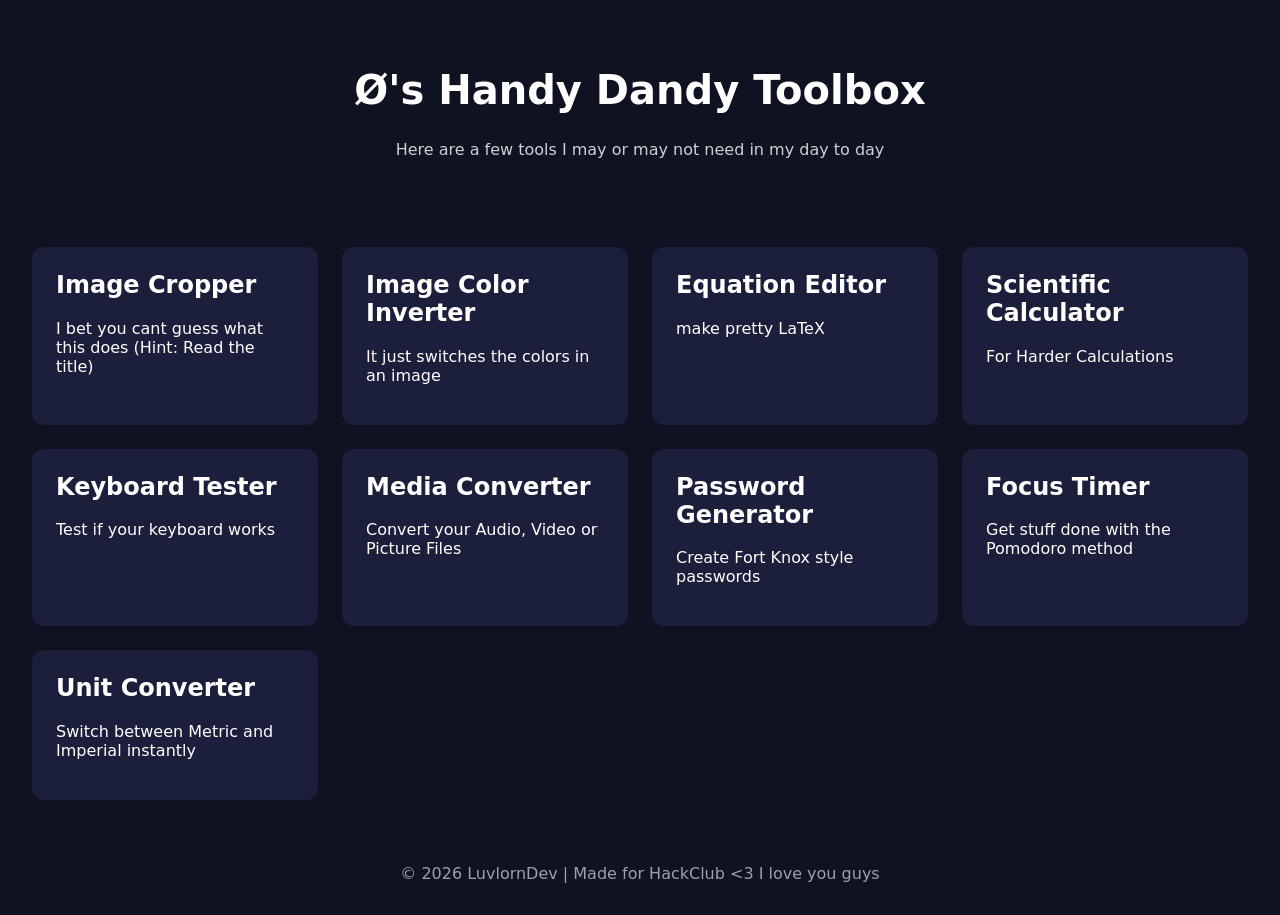
<file: index.html>
<!DOCTYPE html>
<html lang="en">
    <head>
        <meta charset="UTF-8">
        <title>Ø's Handy Dandy Toolbox</title>
        <meta name = "viewport" content="width=device-width, initial-scale=1.0">
        <link rel = "stylesheet" href="assets/css/main.css">
    </head>
    <body>
        <header>
            <h1>Ø's Handy Dandy Toolbox</h1>
            <p>Here are a few tools I may or may not need in my day to day</p>
        </header>
        <main class="tool-grid">
            <a class="tool-card" href="tools/image-cropper/index.html">
                <h2>Image Cropper</h2>
                <p>I bet you cant guess what this does (Hint: Read the title)</p>
            </a>
            <a class="tool-card" href="tools/image-inverter/index.html">
                <h2>Image Color Inverter</h2>
                <p>It just switches the colors in an image</p>
            </a>
            <a class="tool-card" href="tools/equation-editor/index.html">
                <h2>Equation Editor</h2>
                <p>make pretty LaTeX</p>
            </a>
            <a class="tool-card" href="tools/calculator/index.html">
                <h2>Scientific Calculator</h2>
                <p>For Harder Calculations</p>
            </a>
            <a class="tool-card" href="tools/keyboard-tester/index.html">
                <h2>Keyboard Tester</h2>
                <p>Test if your keyboard works</p>
            </a>
            <a class="tool-card" href="tools/media-converter/index.html">
                <h2>Media Converter</h2>
                <p>Convert your Audio, Video or Picture Files</p>
            </a>
            <a class="tool-card" href="tools/password-generator/index.html">
                <h2>Password Generator</h2>
                <p>Create Fort Knox style passwords</p>
            </a>
            <a class="tool-card" href="tools/pomodoro-timer/index.html">
                <h2>Focus Timer</h2>
                <p>Get stuff done with the Pomodoro method</p>
            </a>
            <a class="tool-card" href="tools/unit-converter/index.html">
                <h2>Unit Converter</h2>
                <p>Switch between Metric and Imperial instantly</p>
            </a>
        </main>
        <footer>
            <p>© 2026 LuvlornDev | Made for HackClub <3 I love you guys</p>
        </footer>
    </body>
</html>
</file>
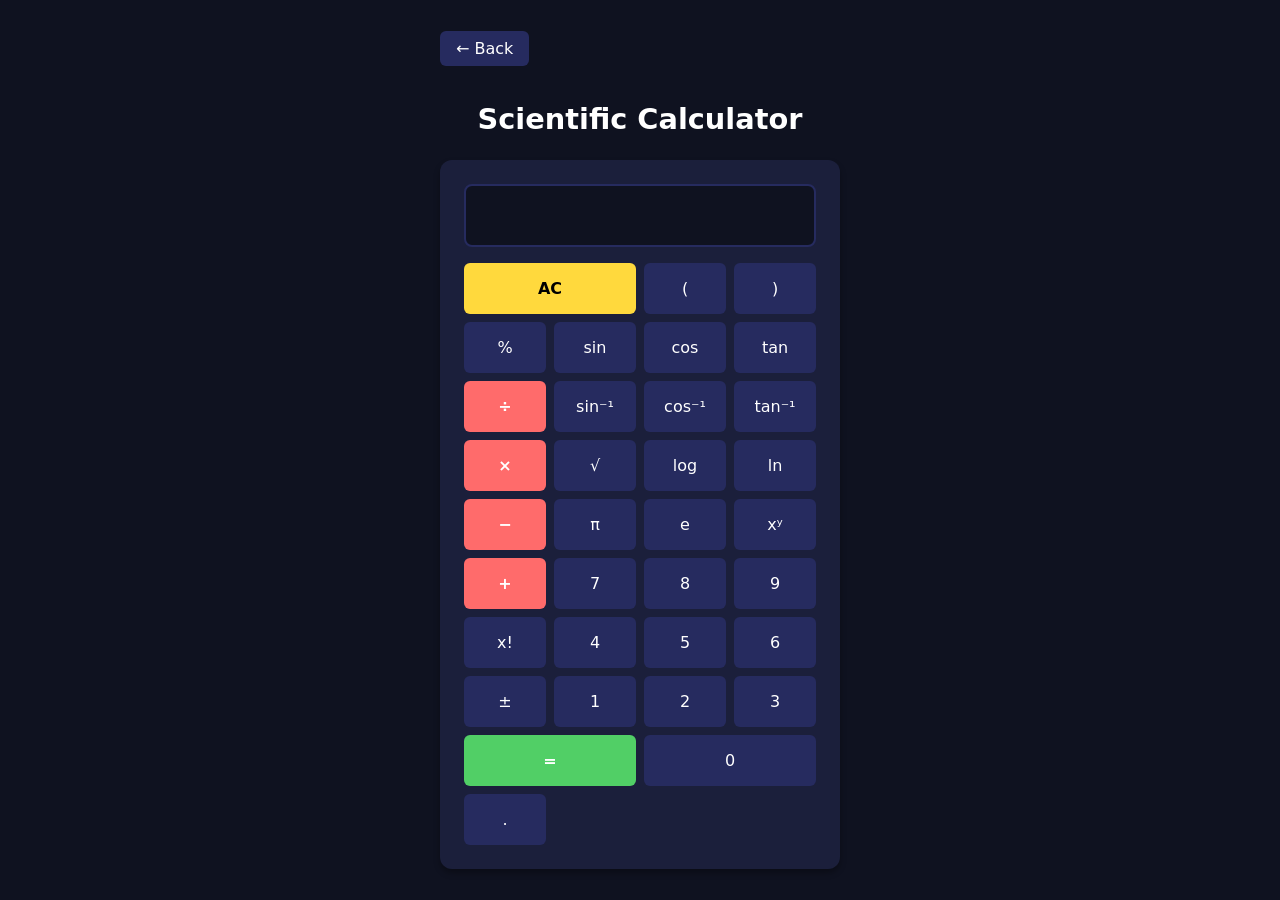
<file: tools/calculator/index.html>
<!DOCTYPE html>
<html lang="en">
    <head>
        <meta charset="UTF-8">
        <meta name="viewport" content="width=device-width, initial-scale=1.0">
        <title>Scientific Calculator</title>
        <link rel="stylesheet" href="../../assets/css/calculator.css">
    </head>
    <body>
        <div class="container">
            <a href="../../index.html" class="back">← Back</a>
            <h1>Scientific Calculator</h1>
            <div class="calculator">
                <input type="text" id="display" readonly>
                <div class="buttons">
                    <button class="clear" onclick="clearDisplay()">AC</button>
                    <button onclick="append('(')">(</button>
                    <button onclick="append(')')">)</button>
                    <button onclick="append('%')">%</button>
                    <button onclick="append('Math.sin(')">sin</button>
                    <button onclick="append('Math.cos(')">cos</button>
                    <button onclick="append('Math.tan(')">tan</button>
                    <button class="operator" onclick="append('/')">÷</button>
                    <button onclick="append('Math.asin(')">sin⁻¹</button>
                    <button onclick="append('Math.acos(')">cos⁻¹</button>
                    <button onclick="append('Math.atan(')">tan⁻¹</button>
                    <button class="operator" onclick="append('*')">×</button>
                    <button onclick="append('Math.sqrt(')">√</button>
                    <button onclick="append('Math.log10(')">log</button>
                    <button onclick="append('Math.log(')">ln</button>
                    <button class="operator" onclick="append('-')">−</button>
                    <button onclick="append('Math.PI')">π</button>
                    <button onclick="append('Math.E')">e</button>
                    <button onclick="append('**')">xʸ</button>
                    <button class="operator" onclick="append('+')">+</button>
                    <button onclick="append('7')">7</button>
                    <button onclick="append('8')">8</button>
                    <button onclick="append('9')">9</button>
                    <button onclick="factorial()">x!</button>
                    <button onclick="append('4')">4</button>
                    <button onclick="append('5')">5</button>
                    <button onclick="append('6')">6</button>
                    <button onclick="toggleSign()">±</button>
                    <button onclick="append('1')">1</button>
                    <button onclick="append('2')">2</button>
                    <button onclick="append('3')">3</button>
                    <button class="equals" onclick="calculate()">=</button>
                    <button onclick="append('0')" class="span-2">0</button>
                    <button onclick="append('.')">.</button>
                </div>
            </div>
        </div>
        <script>
            const display = document.getElementById("display");
            let expression = "";
            function append(value) {
                expression += value;
                display.value = expression;
            }
            function clearDisplay() {
                expression = "";
                display.value = "";
            }
            function calculate() {
                try {
                    const result = Function("return " + expression)();
                    expression = result.toString();
                    display.value = expression;
                } catch {
                    display.value = "Error";
                    expression = "";
                }
            }
            function toggleSign() {
                if (!expression) return;
                expression = "(-1*(" + expression + "))";
                calculate();
            }
            function factorial() {
                try {
                    const match = expression.match(/(\d+)$/);
                    if (!match) throw Error();
                    const n = BigInt(match[1]);
                    if (n < 0n) throw Error();
                    const MAX_INT64 = 9223372036854775807n;
                    let result = 1n;
                    for (let i = 2n; i <= n; i++) {
                        result *= i;
                        if (result > MAX_INT64) {
                            throw new Error("Overflow");
                        }
                    }
                    expression = expression.replace(/(\d+)$/, result.toString());
                    display.value = expression;
                } catch {
                    display.value = "Overflow / Error";
                    expression = "";
                }
            }
        </script>
    </body>
</html>
</file>
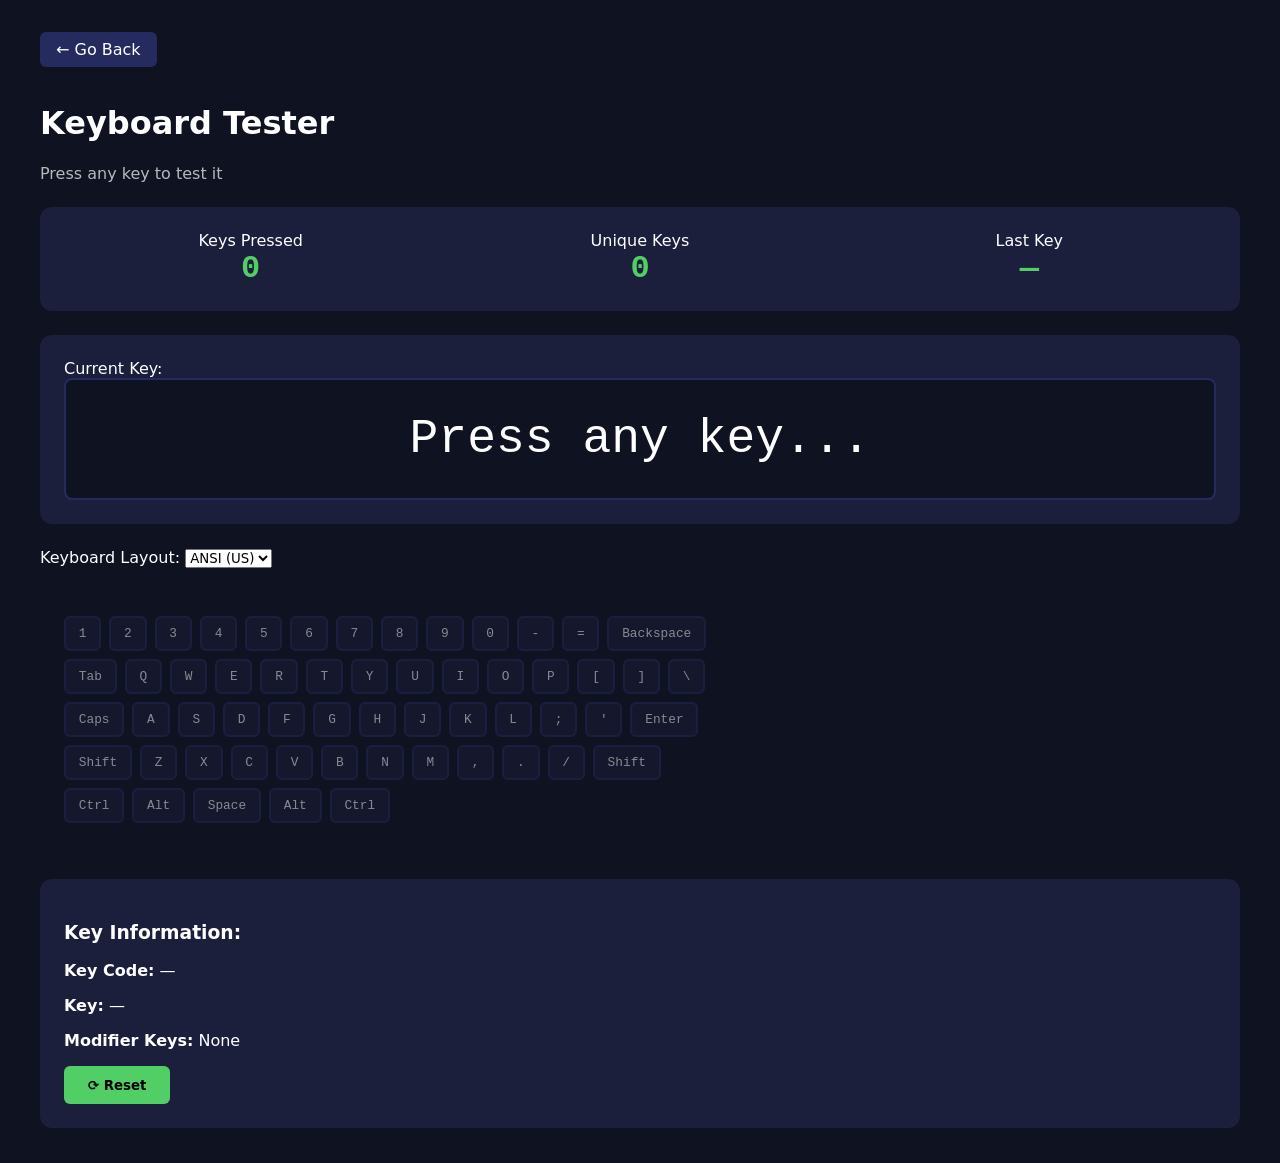
<file: tools/keyboard-tester/index.html>
<!DOCTYPE html>
<html lang="en">
    <head>
        <meta charset="UTF-8">
        <meta name="viewport" content="width=device-width, initial-scale=1.0">
        <title>Keyboard Tester | Ø's Handy Dandy Toolbox</title>
        <link rel="stylesheet" href="../../assets/css/keyboard-tester.css">
    </head>
    <body>
        <div class="container">
            <a href="../../index.html" class="back">← Go Back</a>
            <h1>Keyboard Tester</h1>
            <p class="subtitle">Press any key to test it</p>
            <div class="stats">
                <div class="stat-item">
                    <div class="stat-label">Keys Pressed</div>
                    <div class="stat-value" id="keyCount">0</div>
                </div>
                <div class="stat-item">
                    <div class="stat-label">Unique Keys</div>
                    <div class="stat-value" id="uniqueCount">0</div>
                </div>
                <div class="stat-item">
                    <div class="stat-label">Last Key</div>
                    <div class="stat-value" id="lastKey">—</div>
                </div>
            </div>
            <div class="keyboard-display">
                <div class="display-label">Current Key:</div>
                <div id="keyDisplay">Press any key...</div>
            </div>
            <div class="layout-select">
                <label for="layoutSelect">Keyboard Layout:</label>
                <select id="layoutSelect">
                    <option value="ansi">ANSI (US)</option>
                    <option value="iso">ISO (EU)</option>
                </select>
            </div>
            <div class="keyboard-layout">
                <div class="keyboard-row" id="row1"></div>
                <div class="keyboard-row" id="row2"></div>
                <div class="keyboard-row" id="row3"></div>
                <div class="keyboard-row" id="row4"></div>
                <div class="keyboard-row" id="row5"></div>
            </div>
            <div class="info-section">
                <h3>Key Information:</h3>
                <div class="info-content">
                    <p><strong>Key Code:</strong> <span id="keyCode">—</span></p>
                    <p><strong>Key:</strong> <span id="keyName">—</span></p>
                    <p><strong>Modifier Keys:</strong> <span id="modifiers">None</span></p>
                </div>
                <button onclick="resetTester()">⟳ Reset</button>
            </div>
        </div>
        <script>
        const layouts = {
            ansi: {
                row1: ['Digit1','Digit2','Digit3','Digit4','Digit5','Digit6','Digit7','Digit8','Digit9','Digit0','Minus','Equal','Backspace'],
                row2: ['Tab','KeyQ','KeyW','KeyE','KeyR','KeyT','KeyY','KeyU','KeyI','KeyO','KeyP','BracketLeft','BracketRight','Backslash'],
                row3: ['CapsLock','KeyA','KeyS','KeyD','KeyF','KeyG','KeyH','KeyJ','KeyK','KeyL','Semicolon','Quote','Enter'],
                row4: ['ShiftLeft','KeyZ','KeyX','KeyC','KeyV','KeyB','KeyN','KeyM','Comma','Period','Slash','ShiftRight'],
                row5: ['ControlLeft','AltLeft','Space','AltRight','ControlRight']
            },
            iso: {
                row1: ['Digit1','Digit2','Digit3','Digit4','Digit5','Digit6','Digit7','Digit8','Digit9','Digit0','Minus','Equal','Backspace'],
                row2: ['Tab','KeyQ','KeyW','KeyE','KeyR','KeyT','KeyY','KeyU','KeyI','KeyO','KeyP','BracketLeft','BracketRight'],
                row3: ['CapsLock','KeyA','KeyS','KeyD','KeyF','KeyG','KeyH','KeyJ','KeyK','KeyL','Semicolon','Quote','Enter'],
                row4: ['ShiftLeft','Backslash','KeyZ','KeyX','KeyC','KeyV','KeyB','KeyN','KeyM','Comma','Period','Slash','ShiftRight'],
                row5: ['ControlLeft','AltLeft','Space','AltRight','ControlRight']
            }
        };
        const labels = {
            CapsLock:'Caps',
            ControlLeft:'Ctrl',
            ControlRight:'Ctrl',
            AltLeft:'Alt',
            AltRight:'Alt',
            ShiftLeft:'Shift',
            ShiftRight:'Shift',
            Space:'Space',
            Backspace:'Backspace',
            Enter:'Enter',
            Tab:'Tab'
        };
        const symbols = {
            Minus: '-',
            Equal: '=',
            BracketLeft: '[',
            BracketRight: ']',
            Backslash: '\\',
            Semicolon: ';',
            Quote: "'",
            Comma: ',',
            Period: '.',
            Slash: '/'
        };
        let pressedKeys = new Set();
        let totalKeyPresses = 0;
        function renderKeyboard(layoutName) {
        document.querySelectorAll('.keyboard-row').forEach(r => r.innerHTML = '');
        const layout = layouts[layoutName];

        for (const [rowId, keys] of Object.entries(layout)) {
            const row = document.getElementById(rowId);

            keys.forEach(code => {
                const key = document.createElement('div');
                key.className = 'key not-tested';
                key.id = 'key-' + code;

                // 🔑 FIXED LABEL LOGIC
                key.textContent =
                    labels[code] ||
                    symbols[code] ||
                    code.replace(/^Key|Digit/, '');

                row.appendChild(key);
            });
        }
    }
        renderKeyboard('ansi');
        document.getElementById('layoutSelect').addEventListener('change', e => {
            renderKeyboard(e.target.value);
            resetTester();
        });
        document.addEventListener('keydown', e => {
            const keyEl = document.getElementById('key-' + e.code);
            totalKeyPresses++;
            pressedKeys.add(e.code);
            document.getElementById('keyCount').textContent = totalKeyPresses;
            document.getElementById('uniqueCount').textContent = pressedKeys.size;
            document.getElementById('lastKey').textContent = e.key === ' ' ? 'Space' : e.key;
            document.getElementById('keyDisplay').textContent = e.key === ' ' ? 'Space' : e.key;
            document.getElementById('keyCode').textContent = e.code;
            document.getElementById('keyName').textContent = e.key;
            const mods = [];
            if (e.ctrlKey) mods.push('Ctrl');
            if (e.altKey) mods.push('Alt');
            if (e.shiftKey) mods.push('Shift');
            if (e.metaKey) mods.push('Meta');
            document.getElementById('modifiers').textContent = mods.join(' + ') || 'None';
            if (keyEl) {
                keyEl.classList.remove('not-tested');
                keyEl.classList.add('pressed');
            }
        });
        document.addEventListener('keyup', e => {
            const keyEl = document.getElementById('key-' + e.code);
            if (keyEl) keyEl.classList.remove('pressed');
        });
        function resetTester() {
            pressedKeys.clear();
            totalKeyPresses = 0;
            document.querySelectorAll('.key').forEach(k => {
                k.classList.remove('pressed');
                k.classList.add('not-tested');
            });
            document.getElementById('keyCount').textContent = '0';
            document.getElementById('uniqueCount').textContent = '0';
            document.getElementById('lastKey').textContent = '—';
            document.getElementById('keyDisplay').textContent = 'Press any key...';
            document.getElementById('keyCode').textContent = '—';
            document.getElementById('keyName').textContent = '—';
            document.getElementById('modifiers').textContent = 'None';
        }
        </script>
    </body>
</html>
</file>
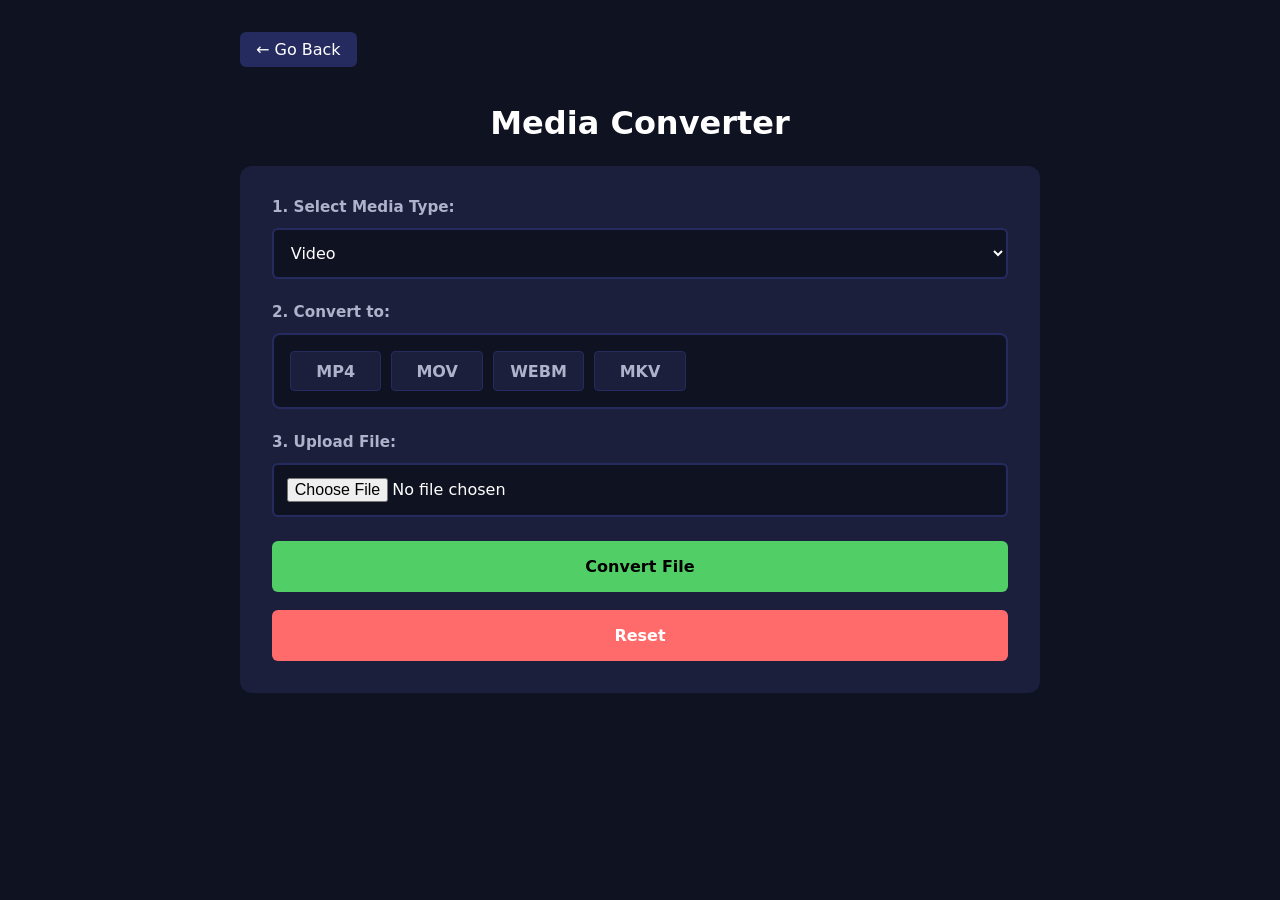
<file: tools/media-converter/index.html>
<!DOCTYPE html>
<html lang="en">
    <head>
        <meta charset="UTF-8">
        <meta name="viewport" content="width=device-width, initial-scale=1.0">
        <title>Media Converter | Ø's Handy Dandy Toolbox</title>
        <link rel="stylesheet" href="../../assets/css/media-converter.css">
    </head>
    <body>
        <div class="container">
            <a href="../../index.html" class="back">← Go Back</a>
            <h1>Media Converter</h1>
            <div class="controls">
                <div class="control-group">
                    <label for="mediaType">1. Select Media Type:</label>
                    <select id="mediaType" onchange="updateFormatButtons()">
                        <option value="video">Video</option>
                        <option value="audio">Audio</option>
                        <option value="image">Photo</option>
                    </select>
                </div>
                <div class="control-group full-width">
                    <label>2. Convert to:</label>
                    <div id="formatButtons" class="format-grid">
                        </div>
                </div>
                <div class="control-group full-width">
                    <label for="fileUpl">3. Upload File:</label>
                    <input type="file" id="fileUpl">
                    <p id="errorMsg" class="error-message"></p>
                </div>
                <div class="control-group full-width">
                    <button id="convertBtn" onclick="processConversion()">Convert File</button>
                    <button class="danger" onclick="resetConverter()" style="margin-top: 10px;">Reset</button>
                </div>
            </div>
            <div class="preview-area" id="outputArea" style="display:none;">
                <h3>Conversion Complete!</h3>
                <p>Your file has been converted to <span id="targetExtDisplay"></span>.</p>
                <div class="downloadsec" style="display:flex; justify-content:center;">
                    <button>⬇ Download Converted File</button>
                </div>
            </div>
        </div>
		<script>
			const formats = {
				video: ['MP4', 'MOV', 'WEBM', 'MKV'],
				audio: ['MP3', 'WAV', 'OGG', 'M4A'],
				image: ['PNG', 'JPEG', 'WEBP', 'ICO']
			};
			const mediaTypeSelect = document.getElementById('mediaType');
			const formatButtonsContainer = document.getElementById('formatButtons');
			const fileInput = document.getElementById('fileUpl');
			const errorMsg = document.getElementById('errorMsg');
			const outputArea = document.getElementById('outputArea');
			const convertBtn = document.getElementById('convertBtn');
			const downloadBtn = document.querySelector('.downloadsec button');
			const targetExtDisplay = document.getElementById('targetExtDisplay');
			let selectedFormat = null;
			let convertedBlob = null;
			window.onload = updateFormatButtons;
			function updateFormatButtons() {
				const type = mediaTypeSelect.value;
				const availableFormats = formats[type];
				formatButtonsContainer.innerHTML = ''; 
				selectedFormat = null; 
				errorMsg.style.display = 'none';
				availableFormats.forEach(fmt => {
					const btn = document.createElement('button');
					btn.textContent = fmt;
					btn.className = 'format-btn';
					btn.onclick = () => selectFormat(btn, fmt);
					formatButtonsContainer.appendChild(btn);
				});
			}
			function selectFormat(btnElement, fmt) {
				const allBtns = document.querySelectorAll('.format-btn');
				allBtns.forEach(b => b.classList.remove('active'));
				btnElement.classList.add('active');
				selectedFormat = fmt;
			}
			function processConversion() {
				const file = fileInput.files[0];
				const category = mediaTypeSelect.value;
				errorMsg.style.display = 'none';
				outputArea.style.display = 'none';
				convertedBlob = null;
				if (!file) return showError("Please upload a file first.");
				if (!selectedFormat) return showError("Please select a target format.");
				if (!file.type.startsWith(category)) {
					if(category === 'image' && !file.type.startsWith('image')) {
						return showError("Please upload a valid image file.");
					}
					if(category !== 'image' && !file.type.startsWith(category)) {
						return showError(`Error: You selected '${category.toUpperCase()}' but uploaded a different file type.`);
					}
				}
				convertBtn.textContent = "Converting...";
				convertBtn.disabled = true;
				if (category === 'image') {
					convertImage(file);
				}
				else {
					mockConvertVideoAudio(file);
				}
			}
			function convertImage(file) {
				const reader = new FileReader();
				reader.onload = function(event) {
					const img = new Image();
					img.onload = function() {
						const canvas = document.createElement('canvas');
						const ctx = canvas.getContext('2d');
						canvas.width = img.width;
						canvas.height = img.height;
						ctx.drawImage(img, 0, 0);
						let mimeType = 'image/' + selectedFormat.toLowerCase();
						if(selectedFormat === 'JPG') mimeType = 'image/jpeg';
						if(selectedFormat === 'ICO') mimeType = 'image/x-icon';
						canvas.toBlob(function(blob) {
							finishConversion(blob);
						}, mimeType);
					};
					img.src = event.target.result;
				};
				reader.readAsDataURL(file);
			}
			function mockConvertVideoAudio(file) {
				setTimeout(() => {
					finishConversion(file);
				}, 1500);
			}
			function finishConversion(blob) {
				convertedBlob = blob;
				convertBtn.textContent = "Convert File";
				convertBtn.disabled = false;
				outputArea.style.display = 'block';
				targetExtDisplay.textContent = selectedFormat;
				downloadBtn.onclick = function() {
					if(!convertedBlob) return;
					const originalName = fileInput.files[0].name;
					const nameWithoutExt = originalName.substring(0, originalName.lastIndexOf('.')) || originalName;
					const newFileName = `${nameWithoutExt}.${selectedFormat.toLowerCase()}`;
					const link = document.createElement('a');
					link.href = URL.createObjectURL(convertedBlob);
					link.download = newFileName;
					document.body.appendChild(link);
					link.click();
					document.body.removeChild(link);
				};
				outputArea.scrollIntoView({behavior: "smooth"});
			}
			function showError(msg) {
				errorMsg.textContent = msg;
				errorMsg.style.display = 'block';
				convertBtn.textContent = "Convert File";
				convertBtn.disabled = false;
			}
			function resetConverter() {
				fileInput.value = '';
				outputArea.style.display = 'none';
				errorMsg.style.display = 'none';
				const allBtns = document.querySelectorAll('.format-btn');
				allBtns.forEach(b => b.classList.remove('active'));
				selectedFormat = null;
			}
		</script>
    </body>

</html>
</file>
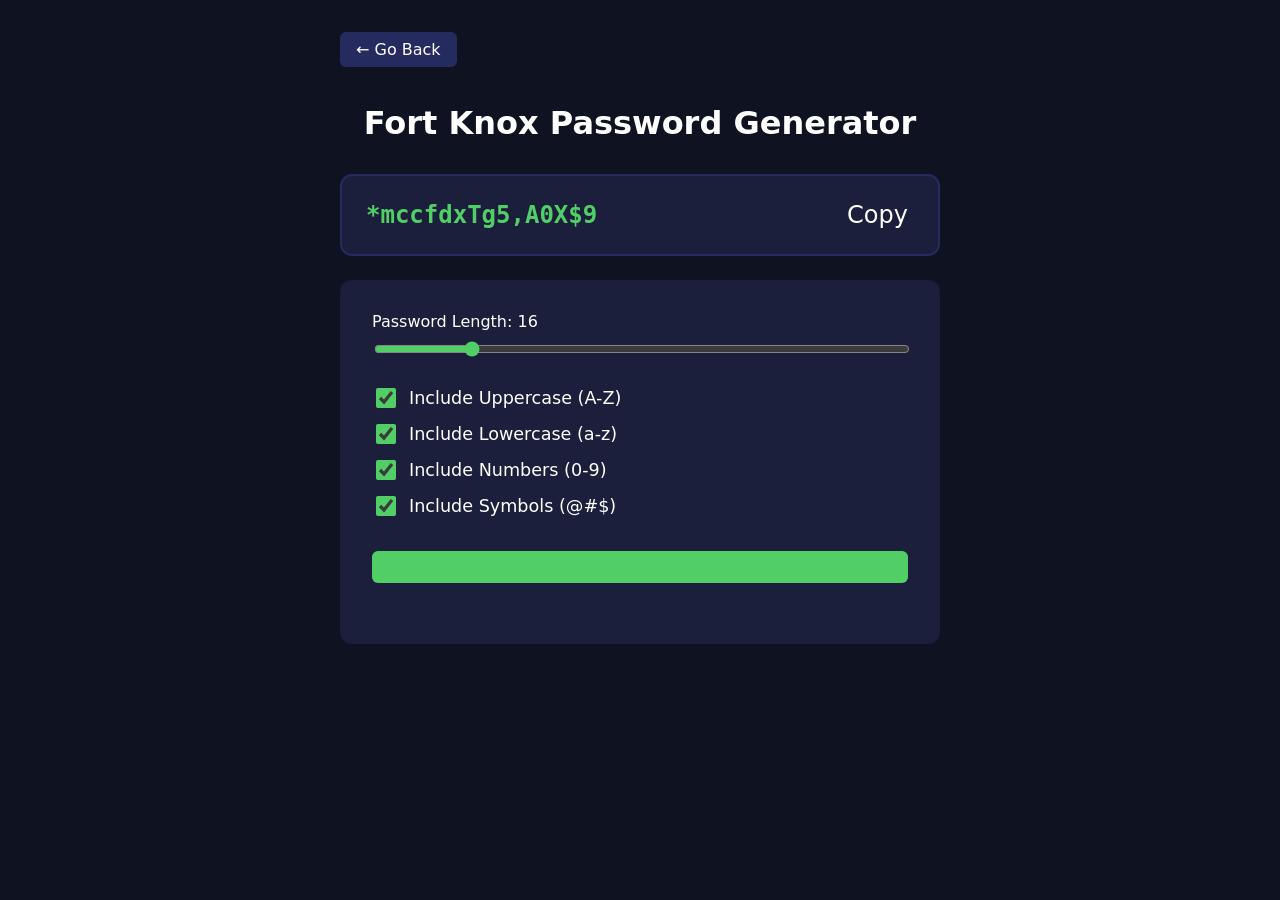
<file: tools/password-generator/index.html>
<!DOCTYPE html>
<html lang="en">
    <head>
        <meta charset="UTF-8">
        <meta name="viewport" content="width=device-width, initial-scale=1.0">
        <title>Password Generator | Ø's Handy Dandy Toolbox</title>
        <link rel="stylesheet" href="../../assets/css/password-gen.css">
    </head>
    <body>
        <div class="container">
            <a href="../../index.html" class="back">← Go Back</a>
            <h1>Fort Knox Password Generator</h1>
            <div class="display-box">
                <div id="passwordDisplay">Click Generate</div>
                <button class="copy-btn" onclick="copyPassword()" title="Copy to Clipboard">Copy</button>
            </div>
            <div class="controls">
                <div class="control-group">
                    <label for="lengthRange">Password Length: <span id="lengthVal">16</span></label>
                    <input type="range" id="lengthRange" min="6" max="64" value="16" oninput="document.getElementById('lengthVal').innerText = this.value">
                </div>
                <div class="checkbox-group">
                    <label><input type="checkbox" id="incUpper" checked> Include Uppercase (A-Z)</label>
                    <label><input type="checkbox" id="incLower" checked> Include Lowercase (a-z)</label>
                    <label><input type="checkbox" id="incNum" checked> Include Numbers (0-9)</label>
                    <label><input type="checkbox" id="incSym" checked> Include Symbols (@#$)</label>
                </div>
                <button onclick="generatePassword()" class="gen-btn"></button>
                <div id="msg" class="success-msg">Copied to Clipboard!</div>
            </div>
        </div>
        <script>
            const display = document.getElementById('passwordDisplay');
            const lengthRange = document.getElementById('lengthRange');
            const incUpper = document.getElementById('incUpper');
            const incLower = document.getElementById('incLower');
            const incNum = document.getElementById('incNum');
            const incSym = document.getElementById('incSym');
            const msg = document.getElementById('msg');
            const upper = "ABCDEFGHIJKLMNOPQRSTUVWXYZ";
            const lower = "abcdefghijklmnopqrstuvwxyz";
            const nums = "0123456789";
            const syms = "!@#$%^&*()_+-=[]{}|;:,.<>?";
            function generatePassword() {
                let chars = "";
                if(incUpper.checked) chars += upper;
                if(incLower.checked) chars += lower;
                if(incNum.checked) chars += nums;
                if(incSym.checked) chars += syms;
                if(chars === "") {
                    display.innerText = "Select at least one option!";
                    return;
                }
                let password = "";
                for(let i = 0; i < lengthRange.value; i++) {
                    const random = Math.floor(Math.random() * chars.length);
                    password += chars[random];
                }
                display.innerText = password;
                display.style.color = "#51cf66";
                msg.style.opacity = 0;
            }
            function copyPassword() {
                const text = display.innerText;
                if(text === "Click Generate" || text === "Select at least one option!") return;
                navigator.clipboard.writeText(text).then(() => {
                    msg.style.opacity = 1;
                    setTimeout(() => msg.style.opacity = 0, 2000);
                });
            }
            window.onload = generatePassword;
        </script>
    </body>
</html>
</file>
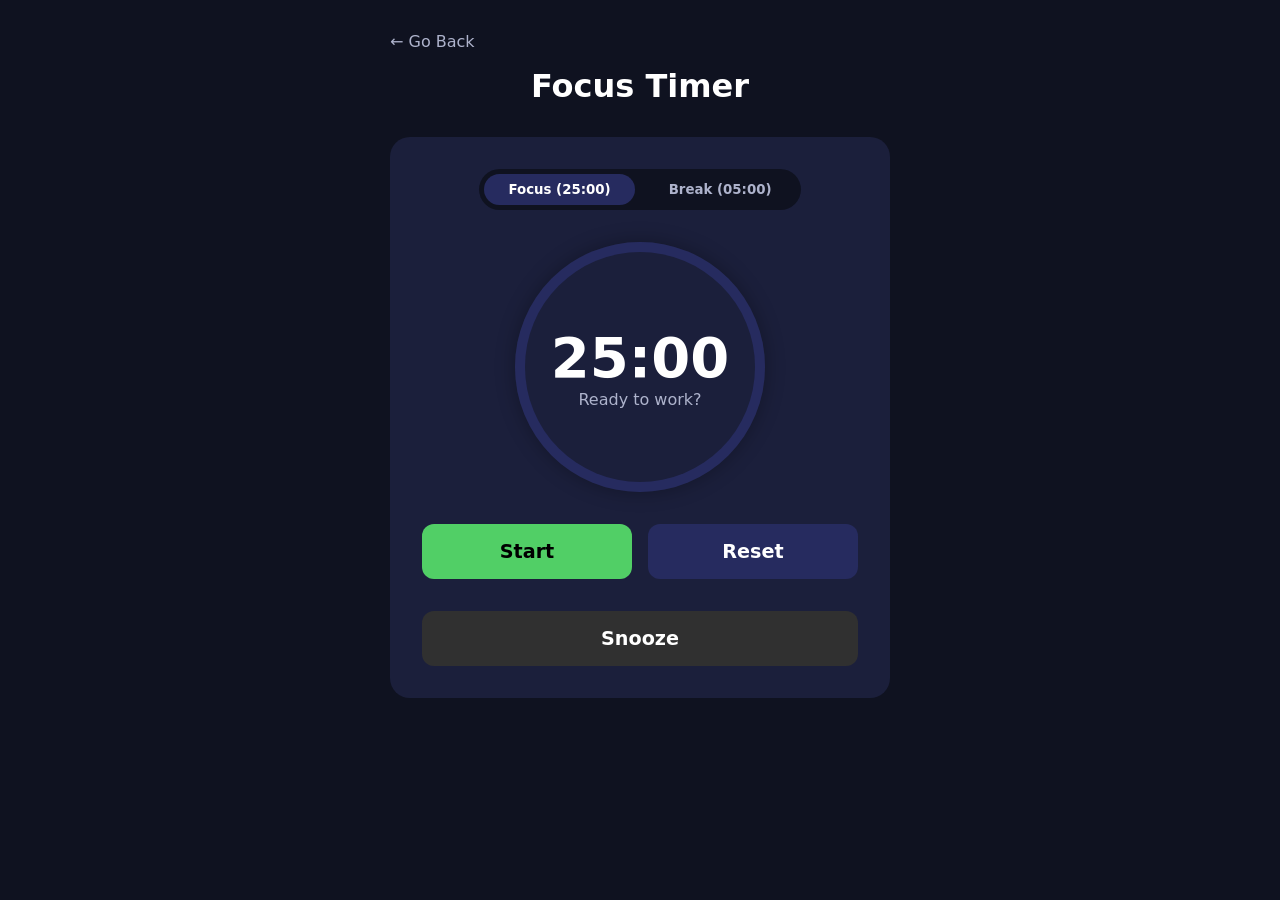
<file: tools/pomodoro-timer/index.html>
<!DOCTYPE html>
<html lang="en">
    <head>
        <meta charset="UTF-8">
        <meta name="viewport" content="width=device-width, initial-scale=1.0">
        <title>Pomodoro Timer | Ø's Handy Dandy Toolbox</title>
        <link rel="stylesheet" href="../../assets/css/pomodoro.css">
    </head>
    <body>
        <div class="container">
            <a href="../../index.html" class="back">← Go Back</a>
            <h1>Focus Timer</h1>
            <div class="timer-card">
                <div class="mode-selector">
                    <button id="focusBtn" class="mode-btn active" onclick="setMode(1500, 'focus')">Focus (25:00)</button>
                    <button id="breakBtn" class="mode-btn" onclick="setMode(300, 'break')">Break (05:00)</button>
                </div>
                <div class="timer-ring" id="timerRing">
                    <div class="timer-inner">
                        <h2 id="timeDisplay">25:00</h2>
                        <p id="statusText">Ready to work?</p>
                    </div>
                </div>
                <div class="action-buttons">
                    <button onclick="toggleTimer()" id="startBtn">Start</button>
                    <button class="reset" onclick="resetTimer()">Reset</button>
                </div>
                <div class="snoozebutton">
                    <button onclick="stopAlarm()">Snooze</button>
                </div>
            </div>
        </div>
        <audio id="alarmSound" src="../../assets/audio/alarm.mp3" loop></audio>
        <script>
            let timeLeft = 1500;
            let totalTime = 1500;
            let timerId = null;
            let isRunning = false;
            const display = document.getElementById('timeDisplay');
            const ring = document.getElementById('timerRing');
            const startBtn = document.getElementById('startBtn');
            const statusText = document.getElementById('statusText');
            const alarmSound = document.getElementById('alarmSound');

            function formatTime(seconds) {
                const m = Math.floor(seconds/60);
                const s = seconds % 60;
                return `${m.toString().padStart(2, '0')}:${s.toString().padStart(2, '0')}`;
            }
            function updateDisplay() {
                display.innerText = formatTime(timeLeft);
                document.title = `${formatTime(timeLeft)} - Pomodoro`;
                const percent = ((totalTime - timeLeft) / totalTime) * 100;
                ring.style.background = `conic-gradient(#51cf66 ${percent}%, #262b5f ${percent}% 100%)`;
            }
            function toggleTimer() {
                if (isRunning) {
                    clearInterval(timerId);
                    startBtn.innerText = "Start";
                    startBtn.style.background = "#51cf66";
                }
                else {
                    stopAlarm();
                    timerId = setInterval(() => {
                        timeLeft--;
                        updateDisplay();
                        if (timeLeft <= 0) {
                            clearInterval(timerId);
                            finishTimer();
                        }
                    }, 1000);
                    startBtn.innerText = "Pause";
                    startBtn.style.background = "#ffd43b";
                }
                isRunning = !isRunning;
            }
            function finishTimer() {
                isRunning = false;
                startBtn.innerText = "Start";
                statusText.innerText = "Time's Up!";
                //audio
                alarmSound.currentTime = 0;
                alarmSound.play().catch(err => {
                    console.warn("Audio blocked by browser:", err);
                });
            }
            function resetTimer() {
                clearInterval(timerId);
                isRunning = false;
                stopAlarm();
                timeLeft = totalTime;
                startBtn.innerText = "Start";
                startBtn.style.background = "#51cf66";
                statusText.innerText = "Ready?";
                updateDisplay();
            }
            function setMode(seconds, mode) {
                stopAlarm();
                resetTimer();
                totalTime = seconds;
                timeLeft = seconds;
                updateDisplay();
                document.getElementById('focusBtn').classList.toggle('active', mode === 'focus');
                document.getElementById('breakBtn').classList.toggle('active', mode === 'break');
                if(mode === 'break') {
                    ring.style.setProperty('--c', '#ff6b6b');
                    statusText.innerText = "Time to Relax";
                }
                else {
                    statusText.innerText = "Time to Focus";
                }
                updateDisplay();
            }
            function stopAlarm() {
                alarmSound.pause();
                alarmSound.currentTime = 0;
            }
            updateDisplay();
        </script>
    </body>
</html>
</file>
<file: assets/css/main.css>
* {
    box-sizing: border-box;
    font-family: system-ui, sans-serif;
}
body {
    margin: 0;
    background: #0f1220;
    color: #ffffff;
}

header {
    text-align: center;
    padding: 2.5rem 1rem;
}
header h1 {
    font-size: 2.5rem;
}

header p {
    opacity: 0.8;
}

.tool-grid {
    display: grid;
    grid-template-columns: repeat(auto-fit, minmax(240px, 1fr));
    gap: 1.5rem;
    padding: 2rem;
}

.tool-card {
    background: #1b1f3b;
    padding: 1.5rem;
    border-radius: 12px;
    text-decoration: none;
    color: white;
    transition: transform 0.2s, background 0.2s;
}

.tool-card:hover {
    background: #262b5f;
    transform: translateY(-5px);
}

.tool-card h2 {
    margin-top: 0;
}

footer {
    text-align: center;
    padding: 1rem;
    opacity: 0.6;
}
</file>
<file: assets/css/calculator.css>
* {
    box-sizing: border-box;
    font-family: system-ui, sans-serif;
}

body {
    margin: 0;
    background: #0f1220;
    color: #ffffff;
    display: flex;
    justify-content: center;
    align-items: center;
    min-height: 100vh;
    padding: 1rem;
}

.container {
    width: 100%;
    max-width: 400px;
}

h1 {
    text-align: center;
    margin-bottom: 1.5rem;
    font-size: 1.8rem;
}

.back {
    display: inline-block;
    margin-bottom: 1rem;
    padding: 0.5rem 1rem;
    background: #262b5f;
    text-decoration: none;
    color: white;
    border-radius: 6px;
    transition: background 0.2s;
}

.back:hover {
    background: #3a4080;
}

.calculator {
    background: #1b1f3b;
    border-radius: 12px;
    padding: 1.5rem;
    box-shadow: 0 4px 6px rgba(0, 0, 0, 0.3);
}

#display {
    width: 100%;
    padding: 1rem;
    font-size: 1.5rem;
    background: #0f1220;
    border: 2px solid #262b5f;
    border-radius: 8px;
    color: #00ff00;
    text-align: right;
    margin-bottom: 1rem;
    font-family: 'Courier New', monospace;
    word-wrap: break-word;
    word-break: break-all;
}

.buttons {
    display: grid;
    grid-template-columns: repeat(4, 1fr);
    gap: 0.5rem;
}

button {
    padding: 1rem;
    font-size: 1rem;
    border: none;
    border-radius: 6px;
    background: #262b5f;
    color: white;
    cursor: pointer;
    transition: background 0.2s;
}

button:hover {
    background: #3a4080;
}

button.operator {
    background: #ff6b6b;
    font-weight: bold;
}

button.operator:hover {
    background: #ff5252;
}

button.equals {
    background: #51cf66;
    font-weight: bold;
    grid-column: span 2;
}

button.equals:hover {
    background: #40c057;
}

button.clear {
    background: #ffd93d;
    color: #000;
    font-weight: bold;
    grid-column: span 2;
}

button.clear:hover {
    background: #ffed4e;
}

.span-2 {
    grid-column: span 2;
}
</file>
<file: assets/css/keyboard-tester.css>
* {
    box-sizing: border-box;
    font-family: system-ui, sans-serif;
}

body {
    margin: 0;
    background: #0f1220;
    color: #ffffff;
    padding: 2rem 1rem;
}

.container {
    max-width: 1200px;
    margin: 0 auto;
}

.back {
    display: inline-block;
    margin-bottom: 1rem;
    padding: 0.5rem 1rem;
    background: #262b5f;
    text-decoration: none;
    color: white;
    border-radius: 6px;
}

.back:hover {
    background: #3a4080;
}

h1 {
    font-size: 2rem;
}

.subtitle {
    opacity: 0.7;
    margin-bottom: 1.5rem;
}

.stats {
    background: #1b1f3b;
    border-radius: 12px;
    padding: 1.5rem;
    display: grid;
    grid-template-columns: repeat(auto-fit, minmax(150px, 1fr));
    gap: 1rem;
}

.stat-item {
    text-align: center;
}

.stat-value {
    font-size: 2rem;
    font-weight: bold;
    color: #51cf66;
    font-family: monospace;
}

.keyboard-display {
    background: #1b1f3b;
    border-radius: 12px;
    padding: 1.5rem;
    margin-top: 1.5rem;
}

#keyDisplay {
    background: #0f1220;
    border: 2px solid #262b5f;
    border-radius: 8px;
    padding: 2rem;
    font-size: 3rem;
    text-align: center;
    font-family: monospace;
}

.layout-select {
    margin: 1.5rem 0;
}

.keyboard-layout {
    background: #0f1220;
    padding: 1.5rem;
    border-radius: 8px;
}

.keyboard-row {
    display: flex;
    gap: 0.5rem;
    margin-bottom: 0.5rem;
    flex-wrap: wrap;
}

.key {
    background: #1b1f3b;
    border: 2px solid #262b5f;
    border-radius: 6px;
    padding: 0.5rem 0.8rem;
    min-width: 35px;
    text-align: center;
    font-family: monospace;
    font-size: 0.8rem;
}

.key.pressed {
    background: #51cf66;
    color: #000;
    border-color: #51cf66;
    box-shadow: 0 0 10px #51cf66;
}

.key.not-tested {
    opacity: 0.5;
}

.info-section {
    background: #1b1f3b;
    border-radius: 12px;
    padding: 1.5rem;
    margin-top: 1.5rem;
}

button {
    background: #51cf66;
    color: #000;
    border: none;
    padding: 0.7rem 1.5rem;
    border-radius: 6px;
    font-weight: bold;
    cursor: pointer;
}
</file>
<file: assets/css/media-converter.css>
* {
    box-sizing: border-box;
    font-family: system-ui, sans-serif;
}

body {
    margin: 0;
    background: #0f1220;
    color: #ffffff;
    padding: 2rem 1rem;
}

.container {
    max-width: 800px;
    margin: 0 auto;
}

.back {
    display: inline-block;
    margin-bottom: 1rem;
    padding: 0.5rem 1rem;
    background: #262b5f;
    text-decoration: none;
    color: white;
    border-radius: 6px;
    transition: background 0.2s;
}

.back:hover {
    background: #3a4080;
}

h1 {
    font-size: 2rem;
    margin-bottom: 1.5rem;
    text-align: center;
}

.controls {
    background: #1b1f3b;
    padding: 2rem;
    border-radius: 12px;
    margin-bottom: 2rem;
    display: flex;
    flex-direction: column;
    gap: 1.5rem;
}

.control-group {
    display: flex;
    flex-direction: column;
    gap: 0.5rem;
}

label {
    font-weight: bold;
    color: #aeb3cc;
    font-size: 0.95rem;
    margin-bottom: 0.25rem;
}

select, input[type="file"] {
    padding: 0.8rem;
    border: 2px solid #262b5f;
    border-radius: 6px;
    background: #0f1220;
    color: white;
    font-size: 1rem;
    cursor: pointer;
    width: 100%;
}

select:focus, input:focus {
    outline: none;
    border-color: #51cf66;
}

.format-grid {
    display: grid;
    grid-template-columns: repeat(auto-fill, minmax(80px, 1fr));
    gap: 10px;
    background: #0f1220;
    padding: 1rem;
    border-radius: 8px;
    border: 2px solid #262b5f;
}

.format-btn {
    padding: 0.6rem;
    background: #1b1f3b;
    border: 1px solid #262b5f;
    color: #aeb3cc;
    border-radius: 4px;
    cursor: pointer;
    transition: all 0.2s;
}

.format-btn:hover {
    background: #262b5f;
    color: white;
}

.format-btn.active {
    background: #51cf66;
    color: #000;
    border-color: #51cf66;
    font-weight: bold;
}

button {
    padding: 1rem;
    border: none;
    border-radius: 6px;
    font-size: 1rem;
    cursor: pointer;
    background: #51cf66;
    color: #000;
    font-weight: bold;
    transition: filter 0.2s;
}

button:hover {
    filter: brightness(1.1);
}

button:disabled {
    background: #444;
    color: #888;
    cursor: not-allowed;
}

button.danger {
    background: #ff6b6b;
    color: white;
}

button.danger:hover {
    background: #ff5252;
}

.error-message {
    color: #ff6b6b;
    background: rgba(255, 107, 107, 0.1);
    padding: 0.8rem;
    border-radius: 6px;
    border: 1px solid #ff6b6b;
    display: none;
    margin-top: 0.5rem;
}

.preview-area {
    background: #1b1f3b;
    border-radius: 12px;
    padding: 2rem;
    text-align: center;
    border: 2px dashed #51cf66;
}

.preview-area h3 {
    color: #51cf66;
    margin-top: 0;
}
</file>
<file: assets/css/password-gen.css>
* {
    box-sizing: border-box;
    font-family: system-ui, sans-serif;
}

body {
    margin: 0;
    background: #0f1220;
    color: #ffffff;
    padding: 2rem 1rem;
}

.container {
    max-width: 600px;
    margin: 0 auto;
}

.back {
    display: inline-block;
    margin-bottom: 1rem;
    padding: 0.5rem 1rem;
    background: #262b5f;
    text-decoration: none;
    color: white;
    border-radius: 6px;
}

.back:hover {
    background: #3a4080;
}

h1 {
    text-align: center;
    margin-bottom: 2rem;
}

.display-box {
    background: #1b1f3b;
    padding: 1.5rem;
    border-radius: 12px;
    display: flex;
    justify-content: space-between;
    align-items: center;
    margin-bottom: 1.5rem;
    border: 2px solid #262b5f;
}

#passwordDisplay {
    font-family: monospace, monospace;
    font-size: 1.5rem;
    word-break: break-all;
    font-weight: bold;
}

.copy-btn {
    background: transparent;
    border: none;
    font-size: 1.5rem;
    cursor: pointer;
    color: white;
}

.controls {
    background: #1b1f3b;
    padding: 2rem;
    border-radius: 12px;
}

.control-group {
    margin-bottom: 1.5rem;
}

input[type="range"] {
    width: 100%;
    margin-top: 10px;
    accent-color: #51cf66;
}

.checkbox-group {
    display: flex;
    flex-direction: column;
    gap: 10px;
    margin-bottom: 2rem;
}

.checkbox-group label {
    display: flex;
    align-items: center;
    gap: 10px;
    cursor: pointer;
    font-size: 1.1rem;
}

input[type="checkbox"] {
    width: 20px;
    height: 20px;
    accent-color: #51cf66;
}

.gen-btn {
    width: 100%;
    padding: 1rem;
    background: #51cf66;
    color: #000;
    font-weight: bold;
    border: none;
    border-radius: 6px;
    font-size: 1.1rem;
    cursor: pointer;
}

.gen-btn:hover {
    background: #40c057;
}

.success-msg {
    text-align: center;
    margin-top: 10px;
    color: #51cf66;
    opacity: 0;
    transition: opacity 0.3s;
}
</file>
<file: assets/css/pomodoro.css>
* {
    box-sizing: border-box;
    font-family: system-ui, sans-serif;
}

body {
    margin: 0;
    background: #0f1220;
    color: #ffffff;
    padding: 2rem 1rem;
}

.container {
    max-width: 500px;
    margin: 0 auto;
    text-align: center;
}

.back {
    float: left;
    margin-bottom: 1rem;
    color: #aeb3cc;
    text-decoration: none;
}

h1 {
    clear: both;
    margin-bottom: 2rem;
}

.timer-card {
    background: #1b1f3b;
    padding: 2rem;
    border-radius: 20px;
    display: flex;
    flex-direction: column;
    align-items: center;
    gap: 2rem;
}

.mode-selector {
    display: flex;
    gap: 10px;
    background: #0f1220;
    padding: 5px;
    border-radius: 30px;
}

.mode-btn {
    padding: 0.5rem 1.5rem;
    border: none;
    border-radius: 25px;
    background: transparent;
    color: #aeb3cc;
    cursor: pointer;
    font-weight: bold;
}

.mode-btn.active {
    background: #262b5f;
    color: white;
}

.timer-ring {
    width: 250px;
    height: 250px;
    border-radius: 50%;
    background: conic-gradient(#51cf66 0%, #262b5f 0% 100%);
    display: flex;
    align-items: center;
    justify-content: center;
    position: relative;
    box-shadow: 0 0 20px rgba(0,0,0,0.3);
}

.timer-inner {
    width: 230px;
    height: 230px;
    background: #1b1f3b;
    border-radius: 50%;
    display: flex;
    flex-direction: column;
    align-items: center;
    justify-content: center;
}

.timer-inner h2 {
    font-size: 3.5rem;
    margin: 0;
    font-variant-numeric: tabular-nums;
}

.timer-inner p {
    color: #aeb3cc;
    margin: 0;
}

.action-buttons {
    display: flex;
    gap: 1rem;
    width: 100%;
}
.snoozebutton {
    display: flex;
    gap: 1rem;
    width: 100%;
}

.action-buttons button {
    flex: 1;
    padding: 1rem;
    border: none;
    border-radius: 12px;
    font-size: 1.2rem;
    font-weight: bold;
    cursor: pointer;
    background: #51cf66;
    color: black;
}

.snoozebutton button {
    flex: 1;
    padding: 1rem;
    border: none;
    border-radius: 12px;
    font-size: 1.2rem;
    font-weight: bold;
    cursor: pointer;
    background: #303030;
    color: white;
}
.action-buttons button.reset {
    background: #262b5f;
    color: white;
}
</file>
